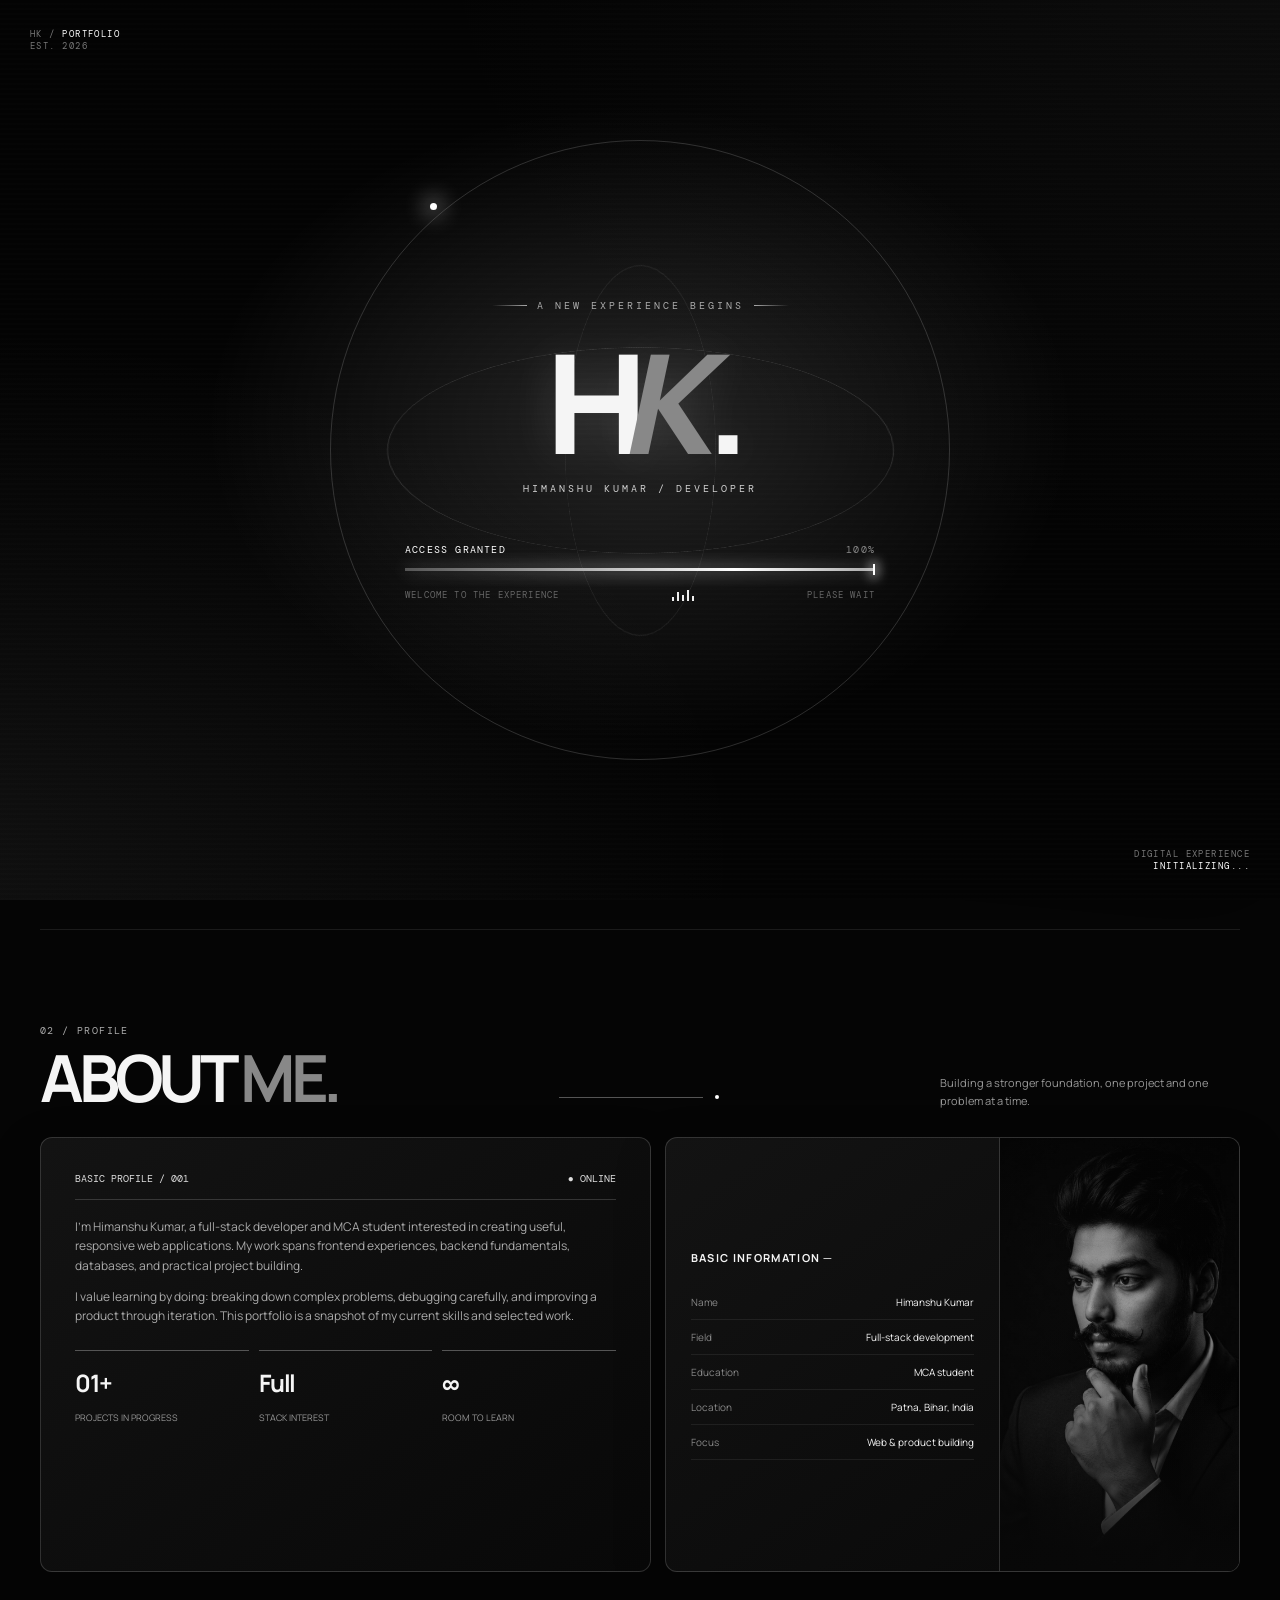
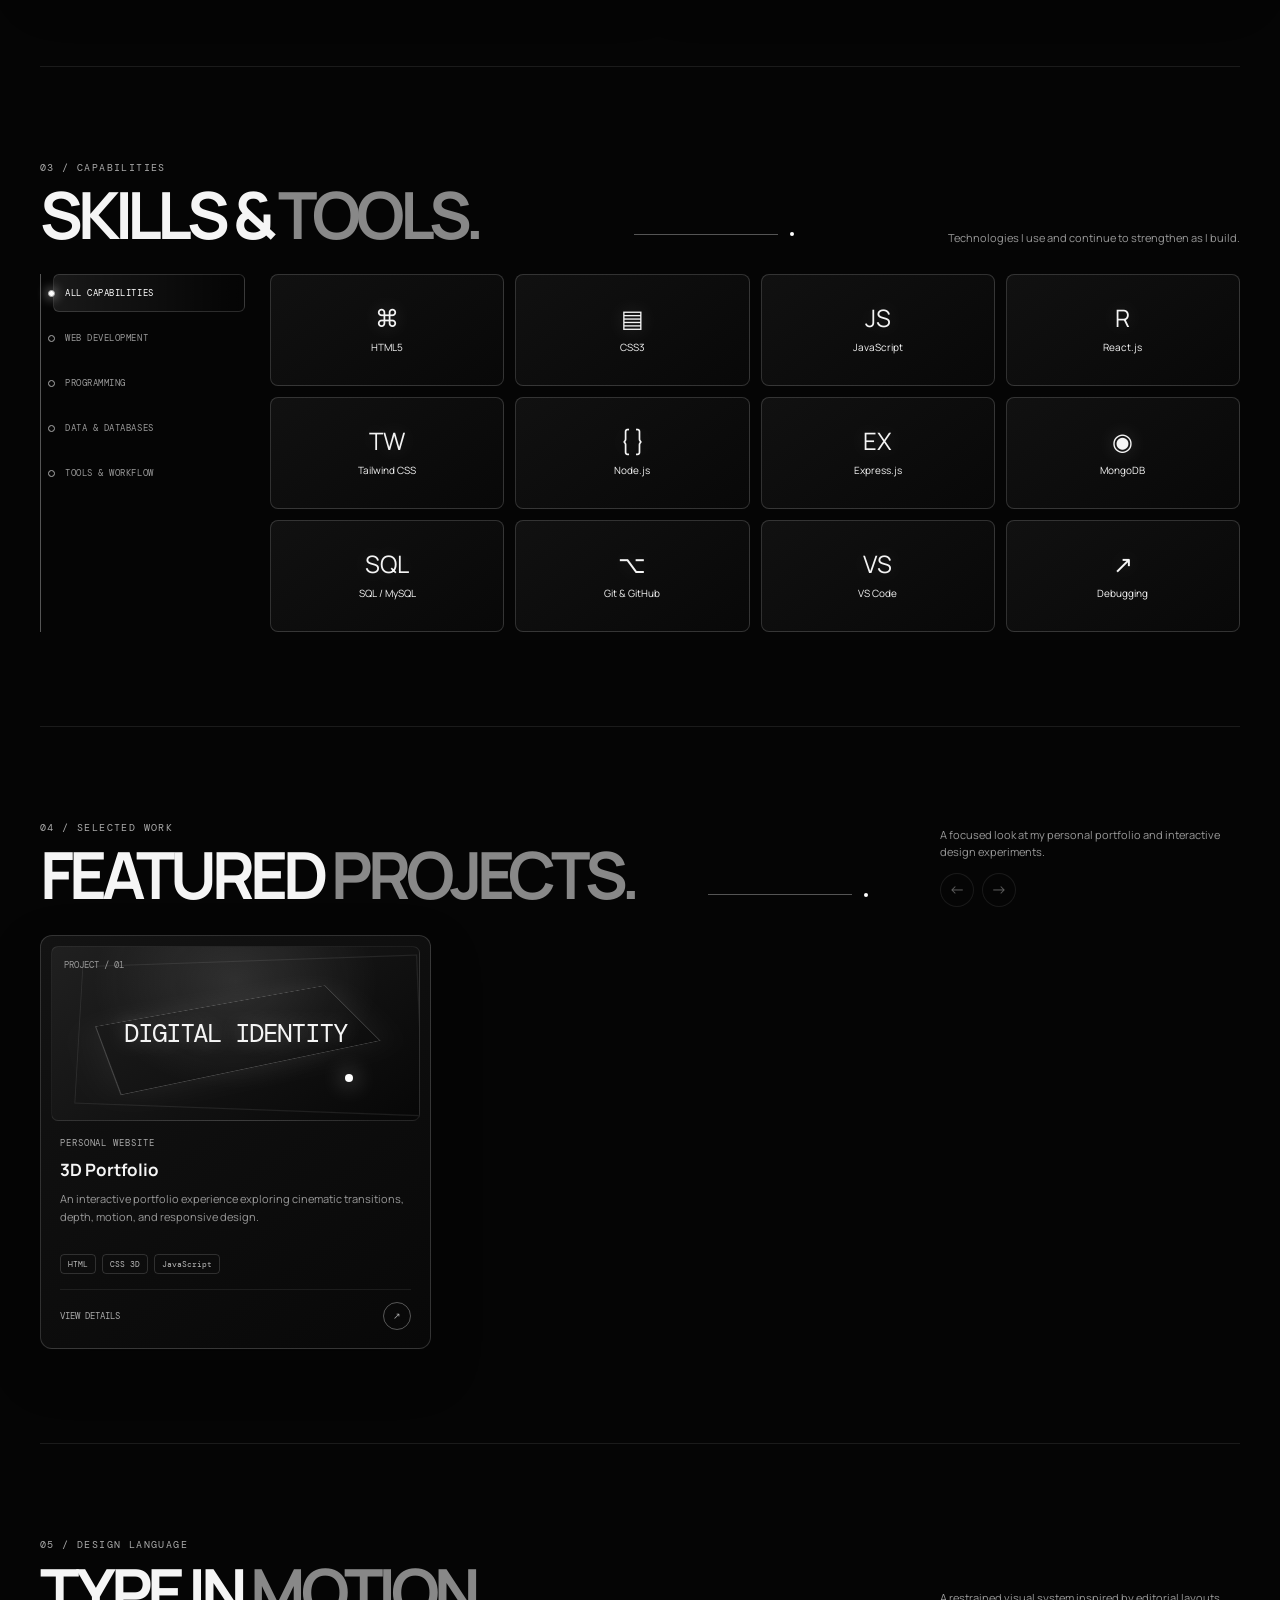
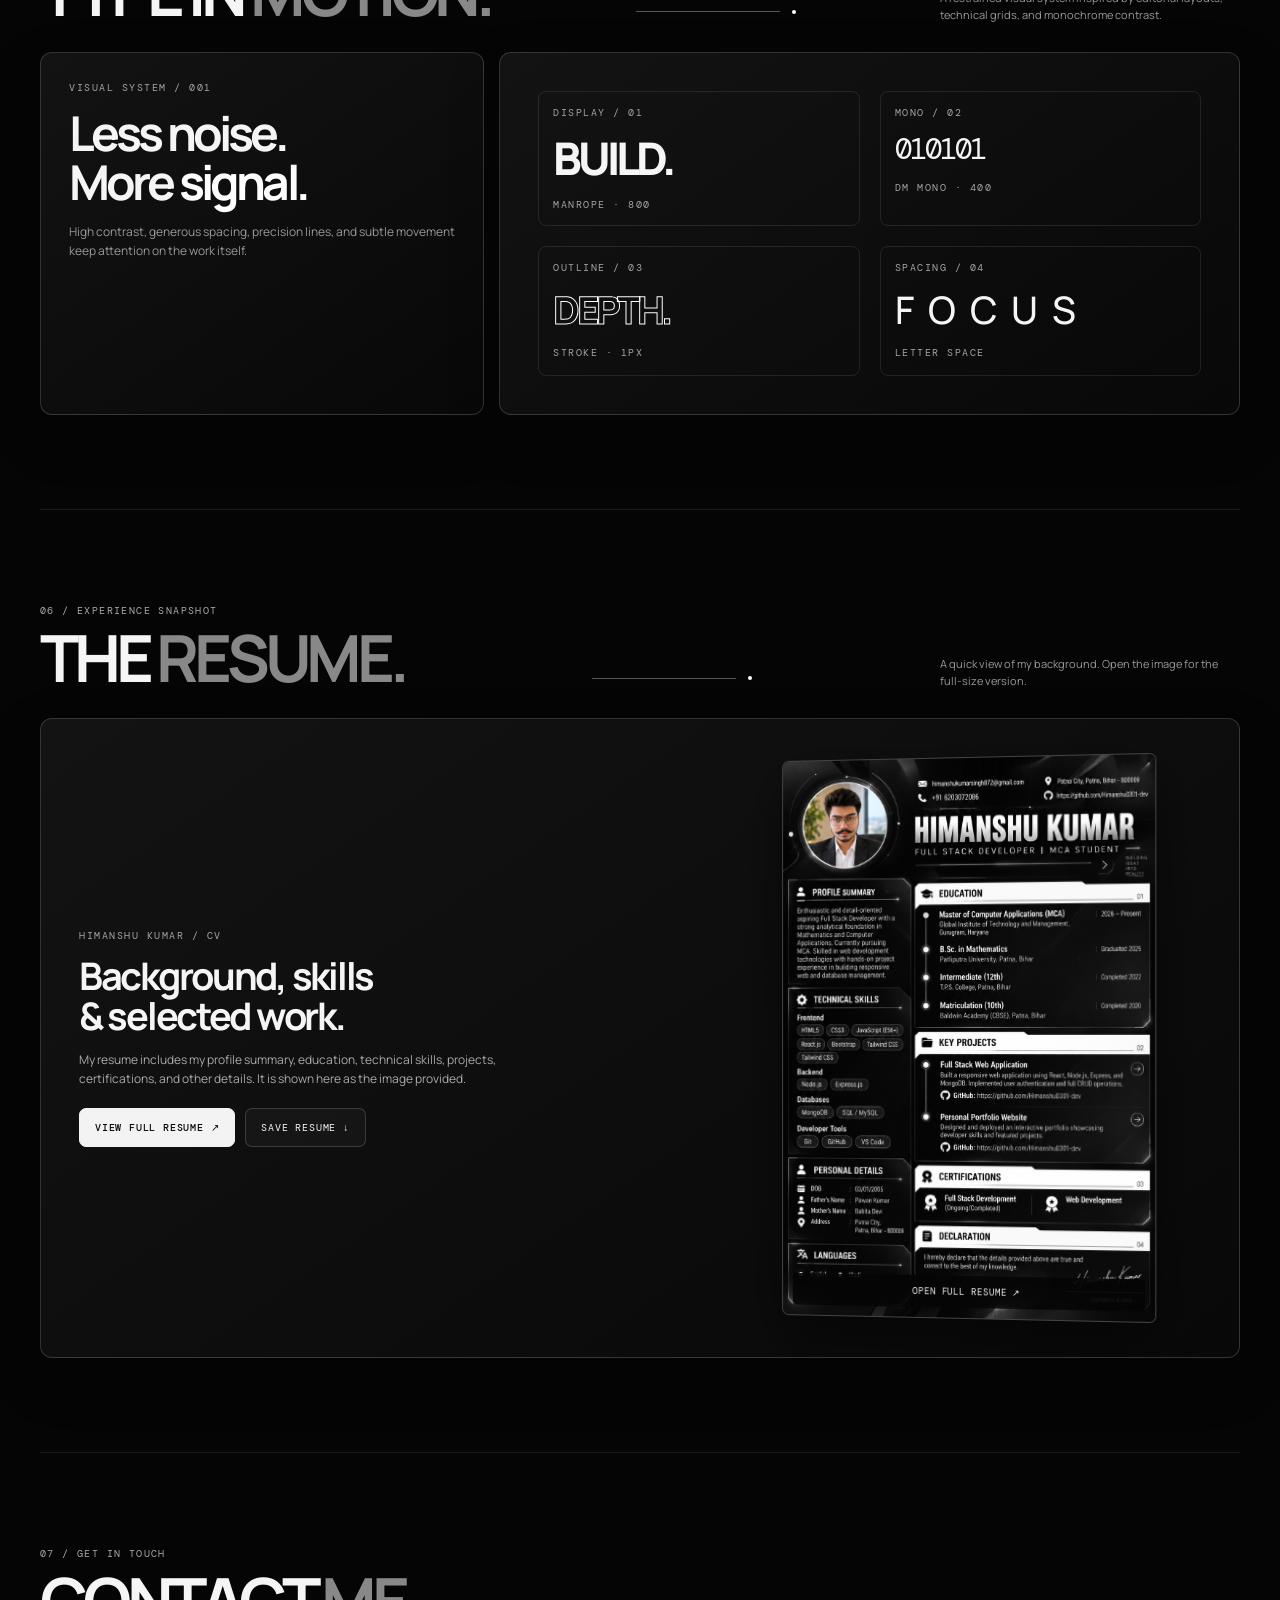
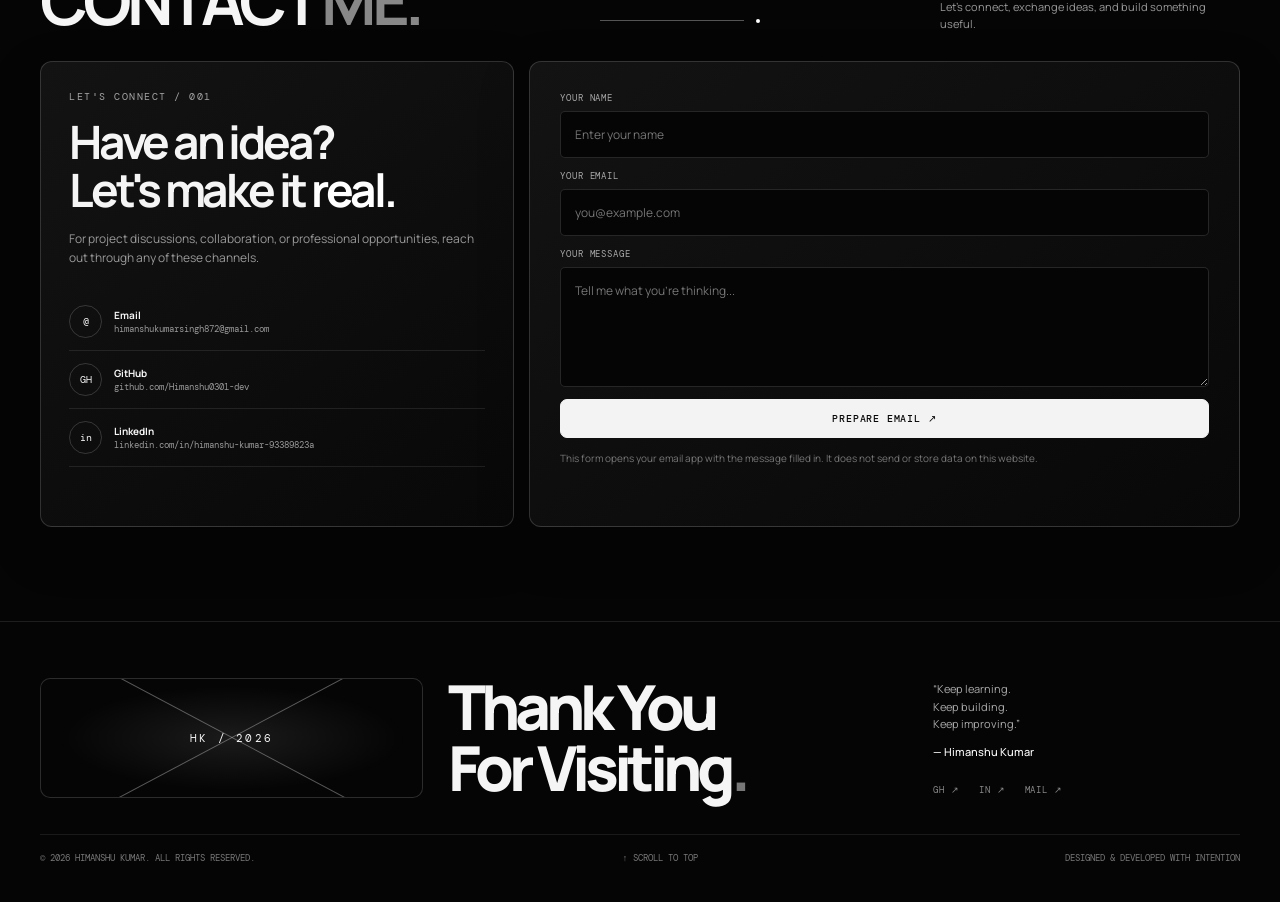
<file: index.html>
<!doctype html>
<html lang="en">
<head>
<meta charset="utf-8">
<meta name="viewport" content="width=device-width,initial-scale=1">
<meta name="theme-color" content="#050505">
<meta name="description" content="Himanshu Kumar — full-stack developer and MCA student. A cinematic, interactive portfolio.">
<title>Himanshu Kumar — Digital Portfolio</title>
<script>document.documentElement.classList.add("loading")</script>
<link rel="preconnect" href="https://fonts.googleapis.com">
<link rel="preconnect" href="https://fonts.gstatic.com" crossorigin>
<link href="https://fonts.googleapis.com/css2?family=DM+Mono:wght@400;500&family=Manrope:wght@400;500;600;700;800&display=swap" rel="stylesheet" media="print" onload="this.media='all'">
<noscript><link href="https://fonts.googleapis.com/css2?family=DM+Mono:wght@400;500&family=Manrope:wght@400;500;600;700;800&display=swap" rel="stylesheet"><style>.loader{display:none}.reveal,.stagger>*{opacity:1;transform:none}</style></noscript>
<link rel="stylesheet" href="style.css">
</head>
<body>
<div id="scroll-progress"></div><div class="noise"></div><div class="ambient a"></div><div class="ambient b"></div><div class="ambient c"></div>

<!-- Same cinematic loading-screen concept, rebuilt in monochrome -->
<div class="loader" id="loader" aria-label="Loading portfolio">
  <div class="loader-sweep"></div><div class="loader-orbit" aria-hidden="true"><i></i></div>
  <div class="loader-corner tl">HK / <b>PORTFOLIO</b><br>EST. 2026</div><div class="loader-corner br">DIGITAL EXPERIENCE<br><b>INITIALIZING...</b></div>
  <div class="loader-core"><div class="loader-kicker">A NEW EXPERIENCE BEGINS</div><div class="loader-brand">H<span>K</span>.</div><div class="loader-subtitle">HIMANSHU KUMAR / DEVELOPER</div>
  <div class="loader-status"><span class="state" id="load-state">BOOTING INTERFACE</span><span id="load-number">00%</span></div><div class="load-track"><div class="load-bar" id="load-bar"></div></div>
  <div class="loader-bottom"><span id="load-caption">RENDERING VISUAL SYSTEM</span><span class="equalizer" aria-hidden="true"><i></i><i></i><i></i><i></i><i></i></span><span>PLEASE WAIT</span></div></div>
</div>

<nav class="wrap" id="nav">
  <a class="logo" href="#home">HK<span>.</span></a>
  <ul id="nav-links"><li><a href="#home">Home</a></li><li><a href="#about">About</a></li><li><a href="#skills">Skills</a></li><li><a href="#projects">Projects</a></li><li><a href="#resume">Resume</a></li><li><a href="#contact">Contact</a></li></ul>
  <div class="nav-right"><a class="nav-cta" href="#contact">LET'S CONNECT ↗</a><button class="menu" id="menu" aria-label="Toggle navigation" aria-expanded="false">☰</button></div>
</nav>

<main>
<section class="hero wrap" id="home">
  <div class="hero-copy">
    <div class="hero-kicker mono"><span class="status-dot"></span> FULL-STACK DEVELOPER · MCA STUDENT</div>
    <div class="mono">— 01 / INTRODUCTION</div>
    <h1>FULL-STACK<span class="outline">DEVELOPER.</span></h1>
    <div class="hero-role"><span id="typed">Building digital experiences</span> <span aria-hidden="true">▍</span></div>
    <p>I'm Himanshu Kumar — a developer focused on building thoughtful web experiences, practical products, and clean interfaces. I enjoy turning ideas into real projects through code, experimentation, and continuous learning.</p>
    <div class="hero-actions"><a class="btn primary" href="#projects">VIEW MY WORK ↘</a><a class="btn secondary" href="#about">EXPLORE PROFILE ↗</a></div>
    <div class="social-inline"><a href="https://github.com/Himanshu0301-dev" target="_blank" rel="noopener noreferrer">GITHUB ↗</a><a href="https://www.linkedin.com/in/himanshu-kumar-93389823a/" target="_blank" rel="noopener noreferrer">LINKEDIN ↗</a><a href="mailto:himanshukumarsingh872@gmail.com">EMAIL ↗</a></div>
  </div>
  <div class="hero-visual" id="hero-visual">
    <div class="orbit-dot"></div><div class="floating-label one">DESIGN / DEVELOP / DEPLOY</div><div class="floating-label two">CODE WITH INTENTION</div><div class="floating-label three">PORTFOLIO 2026</div>
    <div class="portrait-frame" id="portrait-frame"><img src="assets/profile.jpg" alt="Portrait of Himanshu Kumar" fetchpriority="high" decoding="async"><div class="portrait-data"><div><strong>Himanshu Kumar</strong><small>FULL-STACK DEVELOPER · MCA STUDENT</small></div><span class="portrait-index">01 — 07</span></div></div>
    <div class="terrain" aria-hidden="true"><svg viewBox="0 0 1000 180" preserveAspectRatio="none"><path d="M0 140 L35 125 58 130 95 95 123 117 154 72 185 110 224 88 258 132 288 100 318 117 351 70 384 119 410 102 442 130 475 84 505 119 535 90 566 127 600 66 635 115 665 95 701 133 730 83 763 119 800 72 832 113 865 88 900 125 933 100 965 129 1000 117"/><path class="dim" d="M0 150 L42 141 72 150 110 125 145 143 182 118 219 148 260 131 295 154 334 130 372 151 411 127 449 152 490 134 531 151 572 125 610 151 649 132 690 153 730 127 770 150 810 132 850 152 892 130 930 149 970 133 1000 144"/><path class="dim" d="M0 158 L55 151 98 161 145 145 190 162 236 149 282 163 326 147 371 162 416 148 462 164 508 148 554 162 600 147 646 163 692 148 738 163 784 147 830 162 876 148 922 162 966 150 1000 158"/></svg></div>
    <div class="hero-meta"><span>EXPLORE</span><b>INNOVATE</b><span>LEARN</span><span>BUILD</span><span>GROW</span></div>
  </div>
</section>

<section id="about" class="wrap reveal">
  <div class="section-head"><div><div class="section-num">02 / PROFILE</div><h2>ABOUT <span>ME.</span></h2></div><div class="head-rule"></div><p>Building a stronger foundation, one project and one problem at a time.</p></div>
  <div class="about-grid">
    <article class="panel about-copy"><div class="terminal-line"><span>BASIC PROFILE / 001</span><span>● ONLINE</span></div><p>I'm Himanshu Kumar, a full-stack developer and MCA student interested in creating useful, responsive web applications. My work spans frontend experiences, backend fundamentals, databases, and practical project building.</p><p>I value learning by doing: breaking down complex problems, debugging carefully, and improving a product through iteration. This portfolio is a snapshot of my current skills and selected work.</p><div class="metrics"><div class="metric"><b>01+</b><span>PROJECTS IN PROGRESS</span></div><div class="metric"><b>Full</b><span>STACK INTEREST</span></div><div class="metric"><b>∞</b><span>ROOM TO LEARN</span></div></div></article>
    <article class="panel info-card"><div class="info-list"><h3>Basic information ─</h3><div class="info-row"><span>Name</span><span>Himanshu Kumar</span></div><div class="info-row"><span>Field</span><span>Full-stack development</span></div><div class="info-row"><span>Education</span><span>MCA student</span></div><div class="info-row"><span>Location</span><span>Patna, Bihar, India</span></div><div class="info-row"><span>Focus</span><span>Web &amp; product building</span></div></div><div class="info-photo"><img src="assets/profile.jpg" alt="Himanshu Kumar portrait" loading="lazy" decoding="async"></div></article>
  </div>
</section>

<section id="skills" class="wrap reveal">
  <div class="section-head"><div><div class="section-num">03 / CAPABILITIES</div><h2>SKILLS &amp; <span>TOOLS.</span></h2></div><div class="head-rule"></div><p>Technologies I use and continue to strengthen as I build.</p></div>
  <div class="skill-layout"><div class="skill-tabs" role="tablist" aria-label="Skill categories"><button class="skill-tab active" data-filter="all" role="tab" aria-selected="true">All capabilities</button><button class="skill-tab" data-filter="front" role="tab" aria-selected="false">Web development</button><button class="skill-tab" data-filter="back" role="tab" aria-selected="false">Programming</button><button class="skill-tab" data-filter="data" role="tab" aria-selected="false">Data &amp; databases</button><button class="skill-tab" data-filter="tools" role="tab" aria-selected="false">Tools &amp; workflow</button></div>
  <div class="skill-grid" id="skill-grid">
    <article class="skill-card" data-cat="front"><span class="skill-glyph">⌘</span><span>HTML5</span></article><article class="skill-card" data-cat="front"><span class="skill-glyph">▤</span><span>CSS3</span></article><article class="skill-card" data-cat="front"><span class="skill-glyph">JS</span><span>JavaScript</span></article><article class="skill-card" data-cat="front"><span class="skill-glyph">R</span><span>React.js</span></article>
    <article class="skill-card" data-cat="front"><span class="skill-glyph">TW</span><span>Tailwind CSS</span></article><article class="skill-card" data-cat="back"><span class="skill-glyph">{ }</span><span>Node.js</span></article><article class="skill-card" data-cat="back"><span class="skill-glyph">EX</span><span>Express.js</span></article><article class="skill-card" data-cat="data"><span class="skill-glyph">◉</span><span>MongoDB</span></article>
    <article class="skill-card" data-cat="data"><span class="skill-glyph">SQL</span><span>SQL / MySQL</span></article><article class="skill-card" data-cat="tools"><span class="skill-glyph">⌥</span><span>Git &amp; GitHub</span></article><article class="skill-card" data-cat="tools"><span class="skill-glyph">VS</span><span>VS Code</span></article><article class="skill-card" data-cat="tools"><span class="skill-glyph">↗</span><span>Debugging</span></article>
  </div></div>
</section>

<section id="projects" class="wrap reveal">
  <div class="section-head"><div><div class="section-num">04 / SELECTED WORK</div><h2>FEATURED <span>PROJECTS.</span></h2></div><div class="head-rule"></div><div><p>A focused look at my personal portfolio and interactive design experiments.</p><div class="project-controls" style="margin-top:12px"><button class="icon-button" id="project-prev" aria-label="Previous projects">←</button><button class="icon-button" id="project-next" aria-label="Next projects">→</button></div></div></div>
  <div class="projects-grid stagger" id="projects-grid">
    <article class="panel project-card" tabindex="0" role="button" data-project="portfolio"><div class="project-art"><span class="art-index">PROJECT / 01</span><span class="art-label">DIGITAL IDENTITY</span><span class="art-dot"></span></div><div class="project-body"><div class="project-meta">PERSONAL WEBSITE</div><h3>3D Portfolio</h3><p>An interactive portfolio experience exploring cinematic transitions, depth, motion, and responsive design.</p><div class="tags"><span class="tag">HTML</span><span class="tag">CSS 3D</span><span class="tag">JavaScript</span></div><div class="project-bottom"><span>VIEW DETAILS</span><span class="circle-arrow">↗</span></div></div></article>
  </div>
</section>

<section class="wrap reveal" id="typography">
  <div class="section-head"><div><div class="section-num">05 / DESIGN LANGUAGE</div><h2>TYPE IN <span>MOTION.</span></h2></div><div class="head-rule"></div><p>A restrained visual system inspired by editorial layouts, technical grids, and monochrome contrast.</p></div>
  <div class="type-layout"><article class="panel type-intro"><div class="mono">VISUAL SYSTEM / 001</div><h3>Less noise.<br>More <span class="accent">signal.</span></h3><p>High contrast, generous spacing, precision lines, and subtle movement keep attention on the work itself.</p></article><div class="panel type-samples"><div class="type-sample"><div class="mono">DISPLAY / 01</div><div class="sample-word">BUILD.</div><div class="mono">MANROPE · 800</div></div><div class="type-sample"><div class="mono">MONO / 02</div><div class="sample-word">010101</div><div class="mono">DM MONO · 400</div></div><div class="type-sample"><div class="mono">OUTLINE / 03</div><div class="sample-word">DEPTH.</div><div class="mono">STROKE · 1PX</div></div><div class="type-sample"><div class="mono">SPACING / 04</div><div class="sample-word">F O C U S</div><div class="mono">LETTER SPACE</div></div></div></div>
</section>

<section id="resume" class="wrap reveal">
  <div class="section-head"><div><div class="section-num">06 / EXPERIENCE SNAPSHOT</div><h2>THE <span>RESUME.</span></h2></div><div class="head-rule"></div><p>A quick view of my background. Open the image for the full-size version.</p></div>
  <div class="panel resume-layout"><div class="resume-copy"><div class="mono">HIMANSHU KUMAR / CV</div><h3>Background, skills<br>&amp; selected work.</h3><p>My resume includes my profile summary, education, technical skills, projects, certifications, and other details. It is shown here as the image provided.</p><div class="hero-actions"><a class="btn primary" href="assets/resume.jpg" target="_blank" rel="noopener noreferrer">VIEW FULL RESUME ↗</a><a class="btn secondary" href="assets/resume.jpg" download="Himanshu-Kumar-Resume.jpg">SAVE RESUME ↓</a></div></div><a class="resume-preview" href="assets/resume.jpg" target="_blank" rel="noopener noreferrer" aria-label="Open full resume"><img src="assets/resume.jpg" alt="Himanshu Kumar resume preview" loading="lazy" decoding="async"><span>OPEN FULL RESUME ↗</span></a></div>
</section>

<section id="contact" class="wrap reveal">
  <div class="section-head"><div><div class="section-num">07 / GET IN TOUCH</div><h2>CONTACT <span>ME.</span></h2></div><div class="head-rule"></div><p>Let's connect, exchange ideas, and build something useful.</p></div>
  <div class="contact-layout"><div class="panel contact-info"><div class="mono">LET'S CONNECT / 001</div><h3>Have an idea?<br>Let's make it <span class="accent">real.</span></h3><p>For project discussions, collaboration, or professional opportunities, reach out through any of these channels.</p><a class="contact-link" href="mailto:himanshukumarsingh872@gmail.com"><span class="contact-icon">@</span><span><b>Email</b><small>himanshukumarsingh872@gmail.com</small></span></a><a class="contact-link" href="https://github.com/Himanshu0301-dev" target="_blank" rel="noopener noreferrer"><span class="contact-icon">GH</span><span><b>GitHub</b><small>github.com/Himanshu0301-dev</small></span></a><a class="contact-link" href="https://www.linkedin.com/in/himanshu-kumar-93389823a/" target="_blank" rel="noopener noreferrer"><span class="contact-icon">in</span><span><b>LinkedIn</b><small>linkedin.com/in/himanshu-kumar-93389823a</small></span></a></div>
  <form class="panel contact-form" id="contact-form"><div class="field"><label for="name">Your name</label><input id="name" name="name" autocomplete="name" placeholder="Enter your name" required></div><div class="field"><label for="email">Your email</label><input id="email" name="email" type="email" autocomplete="email" placeholder="you@example.com" required></div><div class="field"><label for="message">Your message</label><textarea id="message" name="message" placeholder="Tell me what you're thinking..." required></textarea></div><button class="btn primary" type="submit">PREPARE EMAIL ↗</button><p class="form-note">This form opens your email app with the message filled in. It does not send or store data on this website.</p><div class="form-status" id="form-status" aria-live="polite"></div></form></div>
</section>

<section class="thanks"><div class="wrap"><div class="thanks-inner"><div class="thanks-mark"><span>HK / 2026</span></div><div class="thanks-title">Thank You<br>For Visiting<span style="color:#777">.</span></div><div class="thanks-quote">“Keep learning.<br>Keep building.<br>Keep improving.”<b>— Himanshu Kumar</b><div class="social-inline"><a href="https://github.com/Himanshu0301-dev" target="_blank" rel="noopener noreferrer">GH ↗</a><a href="https://www.linkedin.com/in/himanshu-kumar-93389823a/" target="_blank" rel="noopener noreferrer">IN ↗</a><a href="mailto:himanshukumarsingh872@gmail.com">MAIL ↗</a></div></div></div><div class="footer-bottom"><span>© <span id="year"></span> HIMANSHU KUMAR. ALL RIGHTS RESERVED.</span><a href="#home">↑ SCROLL TO TOP</a><span>DESIGNED &amp; DEVELOPED WITH INTENTION</span></div></div></section>
</main>

<div class="modal" id="project-modal" role="dialog" aria-modal="true" aria-labelledby="modal-title"><div class="modal-card"><div class="modal-top"><div class="mono" id="modal-kicker">PROJECT / DETAILS</div><button class="modal-close" id="modal-close" aria-label="Close project details">×</button></div><h3 id="modal-title">Project</h3><p id="modal-description"></p><div class="tags" id="modal-tags"></div><div class="modal-actions" id="modal-actions" style="margin-top:20px"></div></div></div>

<script src="script.js" defer></script>

</body>
</html>
</file>
<file: style.css>
:root{--bg:#050505;--panel:#0b0b0c;--panel2:#111113;--white:#f5f5f5;--muted:#a4a4a7;--line:rgba(255,255,255,.16);--line2:rgba(255,255,255,.08);--accent:#fff;--mono:"DM Mono",monospace;--sans:Manrope,Arial,sans-serif;--ease:cubic-bezier(.2,.75,.25,1)}
*{box-sizing:border-box;margin:0;padding:0}
html{scroll-behavior:smooth;scroll-padding-top:95px;background:var(--bg)}
body{background:var(--bg);color:var(--white);font-family:var(--sans);line-height:1.6;overflow-x:hidden}
body:before{content:"";position:fixed;inset:0;z-index:-3;pointer-events:none;opacity:.2;background-image:linear-gradient(rgba(255,255,255,.055) 1px,transparent 1px),linear-gradient(90deg,rgba(255,255,255,.045) 1px,transparent 1px);background-size:66px 66px;mask-image:linear-gradient(#000,transparent 92%)}
body:after{content:"";position:fixed;inset:0;z-index:-4;pointer-events:none;background:radial-gradient(ellipse at 50% 5%,#fff0,transparent 40%),radial-gradient(ellipse at 8% 28%,rgba(255,255,255,.055),transparent 28%),radial-gradient(ellipse at 90% 65%,rgba(255,255,255,.035),transparent 32%),#050505}
a{color:inherit;text-decoration:none}button,input,textarea{font:inherit}button{cursor:pointer}.wrap{width:min(1200px,calc(100% - 48px));margin-inline:auto}.mono{font:10px var(--mono);letter-spacing:.15em;text-transform:uppercase;color:var(--muted)}.accent{color:#fff}.muted{color:var(--muted)}.line{height:1px;background:linear-gradient(90deg,transparent,#777,transparent)}
#scroll-progress{position:fixed;z-index:150;top:0;left:0;height:2px;width:100%;transform:scaleX(0);transform-origin:0 50%;will-change:transform;background:linear-gradient(90deg,#555,#fff,#777);box-shadow:0 0 16px #fff5}
.noise{position:fixed;inset:0;z-index:80;pointer-events:none;opacity:.035;background-image:url("data:image/svg+xml,%3Csvg viewBox='0 0 180 180' xmlns='http://www.w3.org/2000/svg'%3E%3Cfilter id='n'%3E%3CfeTurbulence type='fractalNoise' baseFrequency='.8' numOctaves='3' stitchTiles='stitch'/%3E%3C/filter%3E%3Crect width='100%25' height='100%25' filter='url(%23n)' opacity='.5'/%3E%3C/svg%3E")}
.ambient{position:fixed;z-index:-1;pointer-events:none;border-radius:50%;filter:blur(2px);opacity:.09;animation:ambientFloat 18s ease-in-out infinite alternate}.ambient.a{width:360px;height:360px;top:10%;left:-220px;background:radial-gradient(circle,#fff,transparent 70%)}.ambient.b{width:430px;height:430px;right:-260px;top:50%;background:radial-gradient(circle,#888,transparent 70%);animation-delay:-8s}.ambient.c{width:260px;height:260px;bottom:-80px;left:35%;background:radial-gradient(circle,#ddd,transparent 70%);animation-delay:-12s}@keyframes ambientFloat{to{transform:translate(60px,-55px) scale(1.12)}}
.loader{position:fixed;inset:0;z-index:1000;isolation:isolate;overflow:hidden;display:grid;place-items:center;background:#030303;transition:opacity .95s var(--ease),visibility .95s}
.loader:before{content:"";position:absolute;inset:-25%;z-index:-3;background:radial-gradient(ellipse at 50% 48%,rgba(255,255,255,.13),transparent 32%),radial-gradient(ellipse at 12% 80%,rgba(190,190,190,.07),transparent 35%),radial-gradient(ellipse at 85% 10%,rgba(110,110,110,.09),transparent 38%),#030303;animation:loaderBreath 5s ease-in-out infinite alternate}
.loader:after{content:"";position:absolute;inset:0;z-index:-1;opacity:.12;pointer-events:none;background:repeating-linear-gradient(to bottom,transparent 0 3px,rgba(255,255,255,.13) 4px,transparent 5px)}
.loader.done{opacity:0;visibility:hidden;pointer-events:none}.loader.done .loader-core{transform:scale(1.08);filter:blur(8px)}
.loader-sweep{position:absolute;inset:0;z-index:-1;pointer-events:none;background:linear-gradient(115deg,transparent 25%,rgba(255,255,255,.09) 49%,transparent 56%);transform:translateX(-100%);animation:sweep 3.2s ease-in-out infinite}
.loader-orbit{position:absolute;width:min(72vw,620px);aspect-ratio:1;border:1px solid rgba(255,255,255,.16);border-radius:50%;animation:spin 18s linear infinite}
.loader-orbit:before,.loader-orbit:after{content:"";position:absolute;border:1px solid rgba(255,255,255,.14);border-radius:50%;inset:9%;transform:rotateX(66deg) rotate(-25deg)}.loader-orbit:after{inset:20%;transform:rotateY(66deg) rotate(35deg);border-color:rgba(255,255,255,.09)}.loader-orbit i{position:absolute;left:16%;top:10%;width:7px;height:7px;border-radius:50%;background:#fff;box-shadow:0 0 22px 5px #fff7}
.loader-core{position:relative;width:min(470px,84vw);text-align:center;transition:transform .8s ease,filter .8s ease;animation:coreReveal 1.1s var(--ease) both}
.loader-kicker{display:flex;align-items:center;justify-content:center;gap:10px;margin-bottom:26px;color:#aaa;font:10px var(--mono);letter-spacing:.3em;text-transform:uppercase}.loader-kicker:before,.loader-kicker:after{content:"";height:1px;width:35px;background:linear-gradient(90deg,transparent,#aaa)}.loader-kicker:after{transform:rotate(180deg)}
.loader-brand{display:inline-block;font-size:clamp(76px,16vw,138px);font-weight:800;letter-spacing:-.12em;line-height:.92;color:#f5f5f5;text-shadow:0 0 48px #fff2}.loader-brand span{display:inline-block;color:#888;transform:skew(-12deg)}
.loader-subtitle{margin-top:17px;color:#d0d0d0;font:10px var(--mono);letter-spacing:.3em;text-transform:uppercase}
.loader-status{display:flex;justify-content:space-between;gap:15px;margin:48px 0 12px;color:#888;font:10px var(--mono);letter-spacing:.12em;text-transform:uppercase}.loader-status .state{color:#fff}
.load-track{position:relative;height:3px;background:rgba(255,255,255,.12)}.load-track:before{content:"";position:absolute;inset:-4px 0;background:linear-gradient(90deg,transparent,#fff3,transparent);filter:blur(8px)}.load-bar{position:relative;height:100%;width:0;background:linear-gradient(90deg,#555,#fff 70%,#aaa);box-shadow:0 0 18px #fff6;transition:width .12s linear}.load-bar:after{content:"";position:absolute;right:0;top:-4px;width:2px;height:11px;background:#fff;box-shadow:0 0 12px 3px #fff8}
.loader-bottom{display:flex;justify-content:space-between;align-items:center;margin-top:18px;color:#666;font:9px var(--mono);letter-spacing:.13em;text-transform:uppercase}.equalizer{display:flex;gap:3px;align-items:end;height:12px}.equalizer i{display:block;width:2px;background:#eee;animation:eq .8s ease-in-out infinite alternate}.equalizer i:nth-child(1){height:4px}.equalizer i:nth-child(2){height:9px;animation-delay:-.3s}.equalizer i:nth-child(3){height:6px;animation-delay:-.5s}.equalizer i:nth-child(4){height:11px;animation-delay:-.2s}.equalizer i:nth-child(5){height:5px;animation-delay:-.4s}
.loader-corner{position:absolute;color:#777;font:9px var(--mono);letter-spacing:.16em}.loader-corner.tl{top:28px;left:30px}.loader-corner.br{bottom:28px;right:30px;text-align:right}.loader-corner b{color:#fff;font-weight:400}
@keyframes loaderBreath{to{transform:scale(1.1)}}@keyframes sweep{0%,15%{transform:translateX(-100%)}70%,100%{transform:translateX(100%)}}@keyframes spin{to{transform:rotate(360deg)}}@keyframes coreReveal{from{opacity:0;transform:translateY(18px) scale(.96);filter:blur(8px)}to{opacity:1;transform:none;filter:blur(0)}}@keyframes eq{to{transform:scaleY(.35);opacity:.55}}
nav{position:sticky;top:12px;z-index:120;margin:12px auto 0;width:min(1200px,calc(100% - 24px));display:flex;align-items:center;justify-content:space-between;gap:20px;padding:11px 15px;background:rgba(10,10,10,.76);border:1px solid var(--line);border-radius:12px;backdrop-filter:blur(22px);box-shadow:0 18px 45px #0006}
.logo{font-weight:800;letter-spacing:-.07em;font-size:18px}.logo span{color:#888}nav ul{list-style:none;display:flex;gap:4px}nav li a{display:block;padding:8px 10px;border-radius:7px;color:#aaa;font-size:10px;letter-spacing:.08em;text-transform:uppercase}nav li a:hover,nav li a.active{color:#fff;background:#ffffff0d}.nav-right{display:flex;align-items:center;gap:9px}.nav-cta,.btn{display:inline-flex;align-items:center;justify-content:center;gap:9px;padding:12px 15px;border:1px solid var(--line);border-radius:7px;font:10px var(--mono);letter-spacing:.08em;text-transform:uppercase;transition:transform .25s,border-color .25s,background .25s,box-shadow .25s}.nav-cta,.btn.primary{background:#f3f3f3;color:#080808;border-color:#f3f3f3;font-weight:500}.btn.secondary{background:#ffffff08}.btn:hover,.nav-cta:hover{transform:translateY(-3px);box-shadow:0 12px 30px #000;border-color:#fff}.menu{display:none;background:#111;border:1px solid var(--line);color:#fff;border-radius:7px;padding:8px 10px}
.hero{position:relative;min-height:calc(100svh - 72px);display:grid;grid-template-columns:1.02fr .98fr;align-items:center;gap:clamp(28px,5vw,76px);padding-block:76px 80px;perspective:1400px}
.hero-copy{position:relative;z-index:5}.hero-kicker{display:flex;align-items:center;gap:10px;margin-bottom:24px}.status-dot{width:6px;height:6px;border-radius:50%;background:#fff;box-shadow:0 0 12px #fff;animation:pulse 2s infinite}@keyframes pulse{50%{opacity:.3;box-shadow:0 0 2px #fff}}
.hero h1{font-size:clamp(50px,7.2vw,98px);font-weight:800;line-height:.88;letter-spacing:-.095em;margin:20px 0 24px}.hero h1 .outline{display:block;color:transparent;-webkit-text-stroke:1px #999}.hero-role{font:11px var(--mono);letter-spacing:.14em;text-transform:uppercase;color:#ddd;margin-bottom:17px;min-height:20px;contain:layout style}.hero-copy p{max-width:500px;color:#aaa;font-size:13px;margin-bottom:25px}.hero-actions{display:flex;gap:10px;flex-wrap:wrap}.social-inline{display:flex;gap:19px;flex-wrap:wrap;margin-top:23px;font:9px var(--mono);letter-spacing:.1em;color:#888}.social-inline a:hover{color:#fff}
.hero-meta{position:absolute;right:0;top:20%;z-index:6;display:grid;gap:13px;color:#999;font:9px var(--mono);writing-mode:vertical-rl;letter-spacing:.16em;text-transform:uppercase}.hero-meta b{color:#fff;font-weight:400}
.hero-visual{position:relative;max-width:560px;width:100%;margin:auto;perspective:1200px;transform-style:preserve-3d}
.hero-visual:before{content:"";position:absolute;inset:12% -8% 4%;border:1px solid #ffffff22;border-radius:50%;transform:rotateX(67deg) rotateZ(-14deg);animation:orbitTilt 16s linear infinite}
.hero-visual:after{content:"";position:absolute;inset:3% 5% 8%;border:1px solid #ffffff12;border-radius:50%;transform:rotateY(68deg) rotateZ(28deg);animation:orbitTilt 24s linear infinite reverse}
.orbit-dot{position:absolute;z-index:5;top:13%;left:17%;width:7px;height:7px;border-radius:50%;background:#fff;box-shadow:0 0 20px 5px #fff8}
.portrait-frame{position:relative;z-index:2;margin:3% 7% 5% 7%;border:1px solid #ffffff5c;border-radius:45% 45% 16px 16px;overflow:hidden;transform-style:preserve-3d;transform:rotateY(-9deg) rotateX(3deg);transition:transform .16s ease;box-shadow:25px 30px 90px #000,0 0 0 7px #ffffff04;background:#101010}
.portrait-frame:before{content:"";position:absolute;inset:0;z-index:2;pointer-events:none;background:linear-gradient(130deg,#fff2,transparent 28%,transparent 68%,#fff1)}
.portrait-frame img{display:block;width:100%;height:clamp(420px,57vw,650px);object-fit:cover;object-position:center 22%;filter:grayscale(100%) contrast(1.06);transition:transform .7s var(--ease),filter .5s}
.hero-visual:hover .portrait-frame img{transform:scale(1.035);filter:grayscale(75%) contrast(1.08)}
.portrait-frame:after{content:"";position:absolute;z-index:3;left:0;right:0;bottom:0;height:45%;background:linear-gradient(transparent,#050505e8)}
.portrait-data{position:absolute;z-index:4;left:22px;right:22px;bottom:22px;display:flex;align-items:end;justify-content:space-between;gap:12px;transform:translateZ(50px)}.portrait-data strong{display:block;font-size:clamp(17px,2.2vw,24px);letter-spacing:-.04em}.portrait-data small{font:9px var(--mono);letter-spacing:.13em;color:#bbb}.portrait-index{font:10px var(--mono);color:#fff}
.floating-label{position:absolute;z-index:7;padding:11px 13px;border:1px solid #ffffff35;background:#0b0b0be8;backdrop-filter:blur(12px);box-shadow:0 20px 45px #0009;border-radius:6px;font:9px var(--mono);letter-spacing:.08em;text-transform:uppercase;animation:float 5.5s ease-in-out infinite}.floating-label.one{top:13%;left:-1%}.floating-label.two{right:-2%;bottom:25%;animation-delay:-2.3s}.floating-label.three{right:9%;top:5%;animation-delay:-3.8s}
@keyframes float{50%{translate:0 -10px}}@keyframes orbitTilt{to{transform:rotateX(67deg) rotateZ(346deg)}}
.terrain{position:absolute;left:-15%;right:-15%;bottom:-28px;height:150px;z-index:4;pointer-events:none;overflow:hidden;opacity:.62;mask-image:linear-gradient(transparent,#000 32%,#000 82%,transparent)}
.terrain svg{width:100%;height:100%;display:block;filter:drop-shadow(0 0 8px #fff3)}.terrain path{fill:none;stroke:#d7d7d7;stroke-width:.7;stroke-opacity:.7}.terrain .dim{stroke-opacity:.24}
section{position:relative;padding:94px 0;border-top:1px solid #ffffff17}
.section-head{display:flex;justify-content:space-between;align-items:end;gap:24px;margin-bottom:28px}.section-num{font:10px var(--mono);letter-spacing:.14em;color:#aaa}.section-head h2{font-size:clamp(34px,5.2vw,65px);line-height:.98;letter-spacing:-.08em;margin-top:9px}.section-head h2 span{color:#888}.section-head p{max-width:300px;color:#999;font-size:11px}.head-rule{display:flex;align-items:center;gap:12px;flex:1;max-width:160px;margin-bottom:10px}.head-rule:before{content:"";height:1px;flex:1;background:#555}.head-rule:after{content:"";width:4px;height:4px;border-radius:50%;background:#fff}
.panel{position:relative;isolation:isolate;overflow:hidden;border:1px solid var(--line);border-radius:12px;background:linear-gradient(145deg,#131313,#080808);box-shadow:0 20px 50px #0004;transform-style:preserve-3d;transition:transform .25s var(--ease),border-color .3s,box-shadow .3s}.panel:before{content:"";position:absolute;z-index:-1;inset:0;opacity:0;pointer-events:none;background:radial-gradient(circle at var(--mx,50%) var(--my,50%),#fff1,transparent 58%);transition:opacity .3s}.panel:hover:before{opacity:1}.panel:hover{border-color:#ffffff55;box-shadow:0 26px 65px #0008,0 0 28px #fff05}
.about-grid{display:grid;grid-template-columns:1.03fr .97fr;gap:14px}.about-copy{padding:clamp(22px,3vw,34px)}.terminal-line{display:flex;justify-content:space-between;gap:12px;padding-bottom:14px;margin-bottom:17px;border-bottom:1px solid var(--line);font:10px var(--mono);color:#ddd}.about-copy p{font-size:12px;color:#aaa}.about-copy p+p{margin-top:12px}.metrics{display:grid;grid-template-columns:repeat(3,1fr);gap:10px;margin-top:25px}.metric{padding-top:13px;border-top:1px solid #555}.metric b{display:block;font-size:24px;letter-spacing:-.06em}.metric span{font-size:9px;color:#999}.info-card{display:grid;grid-template-columns:1fr .72fr;min-height:330px}.info-list{padding:25px;display:flex;flex-direction:column;justify-content:center}.info-list h3{font-size:11px;letter-spacing:.12em;text-transform:uppercase;margin-bottom:18px}.info-row{display:flex;justify-content:space-between;gap:12px;padding:9px 0;border-bottom:1px solid #ffffff12;font-size:10px}.info-row span:first-child{color:#888}.info-row span:last-child{text-align:right;overflow-wrap:anywhere}.info-photo{position:relative;overflow:hidden;min-height:100%;border-left:1px solid var(--line)}.info-photo img{width:100%;height:100%;min-height:330px;object-fit:cover;object-position:center 18%;filter:grayscale(100%);opacity:.76}.info-photo:after{content:"";position:absolute;inset:0;background:linear-gradient(0deg,#080808 0%,transparent 45%),linear-gradient(90deg,#0b0b0b40,transparent)}
.skill-layout{display:grid;grid-template-columns:205px 1fr;gap:25px}.skill-tabs{display:flex;flex-direction:column;gap:7px;border-left:1px solid #555;padding-left:12px}.skill-tab{display:flex;align-items:center;gap:10px;text-align:left;border:1px solid transparent;background:transparent;color:#999;padding:12px 10px;border-radius:6px;font:9px var(--mono);letter-spacing:.06em;text-transform:uppercase}.skill-tab:before{content:"";width:5px;height:5px;border:1px solid #aaa;border-radius:50%;margin-left:-16px;background:#080808}.skill-tab.active,.skill-tab:hover{color:#fff;border-color:#ffffff25;background:linear-gradient(90deg,#ffffff15,transparent)}.skill-tab.active:before{background:#fff;box-shadow:0 0 12px #fff}.skill-grid{display:grid;grid-template-columns:repeat(4,minmax(0,1fr));gap:11px}.skill-card{min-height:112px;padding:17px 10px;display:flex;flex-direction:column;align-items:center;justify-content:center;gap:9px;text-align:center;border:1px solid var(--line);border-radius:8px;background:linear-gradient(145deg,#111,#080808);transform-style:preserve-3d;transition:transform .25s,border-color .25s,background .25s}.skill-card:hover{border-color:#fff8;background:#171717;transform:translateY(-4px)}.skill-glyph{font-size:24px;line-height:1;color:#f4f4f4;text-shadow:0 0 20px #fff3}.skill-card span:last-child{font-size:10px}.skill-card.hidden{display:none}
.projects-grid{display:grid;grid-template-columns:repeat(3,minmax(0,1fr));gap:14px}.project-card{padding:10px;cursor:pointer}.project-art{position:relative;display:grid;place-items:center;height:175px;overflow:hidden;border:1px solid #ffffff17;border-radius:7px;background:radial-gradient(ellipse at 50% 20%,#ffffff1b,transparent 55%),linear-gradient(145deg,#202020,#070707);perspective:700px}.project-art:before{content:"";position:absolute;width:70%;height:70%;border:1px solid #ffffff35;transform:rotateX(58deg) rotateZ(-20deg);box-shadow:0 0 40px #fff1;animation:artFloat 7s ease-in-out infinite}.project-art:after{content:"";position:absolute;inset:12px;border:1px solid #ffffff15;transform:perspective(500px) rotateY(-8deg) rotateX(5deg)}.project-art .art-label{position:relative;z-index:2;font:clamp(16px,2vw,26px) var(--mono);letter-spacing:-.08em;text-shadow:0 0 25px #fff5}.project-art .art-index{position:absolute;top:12px;left:12px;z-index:3;font:9px var(--mono);color:#999}.project-art .art-dot{position:absolute;right:18%;bottom:22%;width:8px;height:8px;border-radius:50%;background:#fff;box-shadow:0 0 22px #fff;z-index:3}@keyframes artFloat{50%{transform:rotateX(58deg) rotateZ(-12deg) translateY(-7px)}}
.project-body{padding:16px 9px 8px}.project-meta{font:9px var(--mono);letter-spacing:.1em;color:#aaa;text-transform:uppercase}.project-body h3{font-size:17px;margin:7px 0}.project-body p{font-size:11px;color:#999;min-height:52px}.tags{display:flex;gap:6px;flex-wrap:wrap;margin-top:12px}.tag{padding:4px 7px;border:1px solid #ffffff25;border-radius:4px;font:8px var(--mono);color:#bbb}.project-bottom{display:flex;align-items:center;justify-content:space-between;margin-top:15px;padding-top:12px;border-top:1px solid #ffffff13;font:9px var(--mono);color:#aaa}.circle-arrow{width:28px;height:28px;border:1px solid #ffffff50;border-radius:50%;display:grid;place-items:center;transition:transform .25s,background .25s,color .25s}.project-card:hover .circle-arrow{transform:rotate(45deg);background:#fff;color:#000}
.project-controls{display:flex;gap:8px}.icon-button{width:34px;height:34px;border:1px solid #ffffff3a;border-radius:50%;background:#080808;color:#fff;transition:.25s}.icon-button:hover{background:#fff;color:#000}
.type-layout{display:grid;grid-template-columns:.75fr 1.25fr;gap:15px}.type-intro{padding:28px}.type-intro h3{font-size:clamp(28px,4vw,48px);letter-spacing:-.08em;line-height:1.02;margin:15px 0}.type-intro p{font-size:12px;color:#999}.type-samples{padding:clamp(20px,4vw,38px);display:grid;grid-template-columns:1fr 1fr;gap:20px}.type-sample{padding:14px;border:1px solid #ffffff18;border-radius:8px;min-height:130px}.type-sample .sample-word{font-size:clamp(24px,4vw,45px);font-weight:800;letter-spacing:-.09em;line-height:1.1;margin:15px 0}.type-sample:nth-child(2) .sample-word{font-family:var(--mono);font-weight:400;font-size:clamp(19px,3vw,29px);letter-spacing:-.07em}.type-sample:nth-child(3) .sample-word{font-size:clamp(24px,3vw,38px);-webkit-text-stroke:1px #fff;color:transparent}.type-sample:nth-child(4) .sample-word{font-size:clamp(24px,3vw,38px);font-weight:500;letter-spacing:.08em}
.resume-layout{display:grid;grid-template-columns:1fr .75fr;gap:28px;align-items:center;padding:clamp(20px,4vw,38px)}.resume-copy h3{font-size:clamp(26px,3vw,38px);line-height:1.05;letter-spacing:-.06em;margin:14px 0}.resume-copy p{font-size:12px;color:#aaa;max-width:470px;margin-bottom:20px}.resume-preview{position:relative;display:block;overflow:hidden;border:1px solid #ffffff40;border-radius:7px;background:#e8e8e8;box-shadow:0 22px 60px #0008;transform:perspective(900px) rotateY(-4deg);transition:transform .35s,border-color .35s}.resume-preview img{display:block;width:100%;height:auto;max-height:560px;object-fit:contain;object-position:top}.resume-preview:hover{transform:perspective(900px) rotateY(0) translateY(-5px);border-color:#fff}.resume-preview span{position:absolute;left:10px;right:10px;bottom:10px;text-align:center;padding:10px;border-radius:4px;background:#050505e8;font:9px var(--mono);letter-spacing:.1em}
.contact-layout{display:grid;grid-template-columns:.8fr 1.2fr;gap:15px}.contact-info{padding:28px}.contact-info h3{font-size:clamp(28px,4vw,46px);line-height:1.05;letter-spacing:-.07em;margin:15px 0}.contact-info p{font-size:12px;color:#999;margin-bottom:25px}.contact-link{display:flex;align-items:center;gap:12px;padding:12px 0;border-bottom:1px solid #ffffff17}.contact-icon{display:grid;place-items:center;flex:none;width:33px;height:33px;border:1px solid #ffffff2b;border-radius:50%;font:10px var(--mono)}.contact-link b{display:block;font-size:10px}.contact-link small{display:block;color:#999;font:9px var(--mono);overflow-wrap:anywhere}.contact-form{padding:clamp(20px,3vw,30px);display:grid;gap:12px}.field{display:grid;gap:7px}.field label{font:9px var(--mono);color:#aaa;text-transform:uppercase;letter-spacing:.1em}.field input,.field textarea{width:100%;border:1px solid #ffffff22;border-radius:5px;background:#050505;color:#fff;padding:13px 14px;font-size:12px;outline:none;transition:border-color .2s,box-shadow .2s}.field input:focus,.field textarea:focus{border-color:#fff8;box-shadow:0 0 0 3px #ffffff0a}.field textarea{min-height:120px;resize:vertical}.form-note{font-size:10px;color:#777}.form-status{font-size:11px;color:#ddd;min-height:18px}
.thanks{padding:55px 0 38px;border-top:1px solid #ffffff1a}.thanks-inner{display:grid;grid-template-columns:1fr 1.2fr .8fr;gap:25px;align-items:center}.thanks-mark{height:120px;display:grid;place-items:center;border:1px solid #ffffff28;border-radius:10px;overflow:hidden;position:relative;background:radial-gradient(ellipse at center,#ffffff17,transparent 65%)}.thanks-mark:before,.thanks-mark:after{content:"";position:absolute;width:140%;height:1px;background:#fff5;transform:rotate(28deg)}.thanks-mark:after{transform:rotate(-28deg)}.thanks-mark span{font:11px var(--mono);z-index:2;letter-spacing:.2em}.thanks-title{font-size:clamp(34px,5vw,62px);font-weight:800;letter-spacing:-.08em;line-height:.98}.thanks-quote{font-size:11px;color:#aaa}.thanks-quote b{display:block;color:#fff;font-weight:500;margin-top:10px}.footer-bottom{display:flex;justify-content:space-between;gap:14px;flex-wrap:wrap;margin-top:35px;padding-top:17px;border-top:1px solid #ffffff16;color:#777;font:9px var(--mono)}
.reveal{opacity:0;transform:translateY(25px);transition:opacity .8s var(--ease),transform .8s var(--ease)}.reveal.visible{opacity:1;transform:none}.stagger>*{opacity:0;transform:translateY(18px);transition:opacity .65s var(--ease),transform .65s var(--ease)}.stagger.visible>*{opacity:1;transform:none}.stagger.visible>*:nth-child(2){transition-delay:.08s}.stagger.visible>*:nth-child(3){transition-delay:.16s}.stagger.visible>*:nth-child(4){transition-delay:.24s}
.modal{position:fixed;inset:0;z-index:300;display:none;place-items:center;padding:20px;background:#000c;backdrop-filter:blur(12px)}.modal.open{display:grid}.modal-card{width:min(540px,100%);padding:28px;border:1px solid #ffffff35;border-radius:12px;background:linear-gradient(145deg,#171717,#070707);box-shadow:0 30px 100px #000;animation:coreReveal .35s ease both}.modal-top{display:flex;justify-content:space-between;gap:15px;align-items:start}.modal-card h3{font-size:28px;letter-spacing:-.06em;margin:10px 0}.modal-card p{font-size:12px;color:#aaa;margin-bottom:18px}.modal-close{width:32px;height:32px;border:1px solid #ffffff35;border-radius:50%;background:transparent;color:#fff}.modal-actions{display:flex;gap:9px;flex-wrap:wrap}
@media(max-width:900px){nav ul{gap:0}nav li a{padding:8px 7px;font-size:9px}.hero{grid-template-columns:1fr;gap:50px;min-height:auto;padding-top:60px}.hero-copy{max-width:700px}.hero-visual{max-width:530px}.hero-meta{right:0;top:10%;}.portrait-frame img{height:clamp(430px,85vw,650px)}.about-grid{grid-template-columns:1fr}.info-card{min-height:300px}.info-photo img{min-height:300px}.skill-layout{grid-template-columns:165px 1fr}.skill-grid{grid-template-columns:repeat(3,minmax(0,1fr))}.projects-grid{grid-template-columns:repeat(2,minmax(0,1fr))}.type-layout{grid-template-columns:1fr}.resume-layout{grid-template-columns:1fr .7fr}.thanks-inner{grid-template-columns:.7fr 1.3fr}.thanks-quote{grid-column:2}}
@media(max-width:650px){.wrap{width:calc(100% - 28px)}nav{width:calc(100% - 18px);padding:9px 11px}nav ul{display:none;position:absolute;top:calc(100% + 8px);left:0;right:0;padding:10px;background:#0c0c0c;border:1px solid var(--line);border-radius:10px;flex-direction:column;box-shadow:0 20px 45px #000}nav.open ul{display:flex}nav li a{padding:11px;font-size:10px}.nav-cta{display:none}.menu{display:block}.hero{padding-block:50px 75px;gap:42px}.hero h1{font-size:clamp(52px,15vw,84px)}.hero-meta{display:none}.hero-copy p{font-size:12px}.portrait-frame{margin-inline:6%}.portrait-frame img{height:clamp(390px,115vw,540px)}.floating-label.one{left:-1%}.floating-label.two{right:-1%}.floating-label.three{right:6%}.terrain{bottom:-35px;height:100px}section{padding:70px 0}.section-head{display:block}.section-head p{margin-top:12px}.head-rule{display:none}.info-card{grid-template-columns:1fr .55fr}.info-list{padding:17px}.info-row{font-size:9px}.info-photo img{min-height:100%;height:100%;position:absolute;inset:0}.metrics{gap:8px}.metric b{font-size:20px}.skill-layout{grid-template-columns:1fr;gap:18px}.skill-tabs{flex-direction:row;overflow-x:auto;border-left:0;border-bottom:1px solid #555;padding:0 0 9px;gap:5px}.skill-tab{white-space:nowrap;padding:9px 10px}.skill-tab:before{display:none}.skill-grid{grid-template-columns:repeat(2,minmax(0,1fr));gap:8px}.skill-card{min-height:100px}.projects-grid{grid-template-columns:1fr}.project-art{height:190px}.project-body p{min-height:0}.type-samples{gap:9px;padding:14px}.type-sample{padding:10px;min-height:115px}.resume-layout{grid-template-columns:1fr}.resume-preview{width:min(100%,420px);margin-inline:auto;transform:none}.contact-layout{grid-template-columns:1fr}.contact-info,.contact-form{padding:20px}.thanks-inner{grid-template-columns:1fr;gap:18px}.thanks-mark{height:85px}.thanks-quote{grid-column:auto}.footer-bottom{flex-direction:column}.loader-orbit{width:105vw}.loader-status{margin-top:38px;font-size:9px}.loader-kicker{font-size:9px;letter-spacing:.18em}.loader-subtitle{font-size:9px;letter-spacing:.18em}.loader-corner.tl{top:18px;left:15px}.loader-corner.br{bottom:18px;right:15px}}
@media(max-width:390px){.wrap{width:calc(100% - 22px)}.hero h1{font-size:49px}.hero-actions .btn{flex:1 1 100%}.portrait-frame img{height:390px}.portrait-data{left:13px;right:13px;bottom:14px}.floating-label{font-size:8px;padding:9px}.info-row{gap:6px}.skill-card span:last-child{font-size:9px}.loader-corner{font-size:8px}.loader-bottom{font-size:8px}}
/* ===== PERFORMANCE LAYER (added) ===== */
/* Keep content from ever widening the mobile layout viewport (the hero .terrain bleeds past the edges on purpose). */
main{overflow-x:clip}
@supports not (overflow:clip){main{overflow-x:hidden}}
.modal{overscroll-behavior:contain}
@keyframes coreRevealLite{from{opacity:0;transform:translateY(18px) scale(.96)}to{opacity:1;transform:none}}
@keyframes pulseLite{50%{opacity:.3}}
/* Don't animate the page behind the loader, and don't animate in a hidden tab or when the section is off-screen. */
html.loading .ambient,html.loading .hero-visual:before,html.loading .hero-visual:after,html.loading .floating-label,html.loading .status-dot,html.loading .project-art:before{animation-play-state:paused}
html.tab-hidden *,html.tab-hidden *:before,html.tab-hidden *:after{animation-play-state:paused!important}
#home.is-off .hero-visual:before,#home.is-off .hero-visual:after,#home.is-off .floating-label,#home.is-off .status-dot,.project-art.is-off:before{animation-play-state:paused}
/* Set by JS on weak phones / when a low frame rate is detected: keep the look, drop the infinite decorative loops. */
html.low-end .hero-visual:before,html.low-end .hero-visual:after,html.low-end .floating-label,html.low-end .status-dot,html.low-end .project-art:before{animation:none}
html.low-end .reveal,html.low-end .stagger>*{transition-duration:.3s}
/* ===== MOBILE / TOUCH "LITE" MODE: same design, far cheaper to composite ===== */
@media(max-width:900px),(hover:none) and (pointer:coarse){
  /* 1. Fixed full-screen layers: drop SVG-noise + 3 blurred animated blobs, merge grid + glows into ONE static layer sized to the large viewport (no re-raster when the address bar collapses). */
  .noise,.ambient{display:none}
  body:before{display:none}
  body:after{inset:auto;top:0;left:0;right:0;height:100vh;height:100lvh;background:radial-gradient(ellipse at 8% 28%,rgba(255,255,255,.055),transparent 28%),radial-gradient(ellipse at 90% 65%,rgba(255,255,255,.035),transparent 32%),linear-gradient(transparent,#050505 92%),linear-gradient(90deg,rgba(255,255,255,.009) 1px,transparent 1px) 0 0/66px 66px,linear-gradient(rgba(255,255,255,.011) 1px,transparent 1px) 0 0/66px 66px,#050505}
  /* 2. backdrop-filter re-blurs everything under it on every scroll frame: use near-opaque fills instead. */
  nav{backdrop-filter:none;-webkit-backdrop-filter:none;background:rgba(10,10,10,.95);box-shadow:0 10px 24px #0007}
  .floating-label{backdrop-filter:none;-webkit-backdrop-filter:none;background:#0b0b0bf2;box-shadow:0 10px 24px #0008}
  .modal{backdrop-filter:none;-webkit-backdrop-filter:none;background:#000000eb}
  /* 3. Hero: smaller shadows, no filter on the SVG, no hover effects that stick after a tap. */
  .portrait-frame{box-shadow:0 14px 36px #000c,0 0 0 7px #ffffff04}
  .hero-visual:hover .portrait-frame img{transform:none;filter:grayscale(100%) contrast(1.06)}
  .terrain svg{filter:none}
  .status-dot{animation-name:pulseLite}
  /* 4. Cards: no per-card 3D layers, lighter shadows, no sticky-hover glow. */
  .panel,.skill-card{transform-style:flat}
  .panel{box-shadow:0 10px 24px #0004}
  .panel:hover{box-shadow:0 10px 24px #0004}
  .panel:hover:before{opacity:0}
  .btn:hover,.nav-cta:hover{box-shadow:0 6px 14px #000}
  /* 5. Scroll reveals: shorter travel and duration. */
  .reveal{transform:translateY(14px);transition-duration:.55s}
  .stagger>*{transform:translateY(12px);transition-duration:.5s}
  /* 6. Loader: no 150%-size scaling layer, no blur filters, quicker fade. */
  .loader{transition:opacity .5s var(--ease),visibility .5s}
  .loader:before{inset:0;animation:none}
  .loader-core{animation-name:coreRevealLite}
  .loader.done .loader-core{filter:none;transform:scale(1.04)}
  .load-track:before{filter:none;inset:-8px 0;background:linear-gradient(90deg,transparent,#fff2,transparent)}
  .loader-brand{text-shadow:0 0 24px #fff2}
  .modal-card{animation-name:coreRevealLite}
}
/* ===== Resume preview: shrink-wrap the frame to the picture so the light background never shows as side bars ===== */
.resume-preview{width:fit-content;max-width:100%;margin-inline:auto;background:#050505}
.resume-preview img{width:auto;max-width:100%;height:auto;max-height:560px}
/* ===== Phone/touch portrait animation: ONE element, transform + opacity only (compositor-friendly), no blur/filter/shadow animation.
   Entrance plays when the portrait first scrolls into view, then a slow tilt-and-float replaces the desktop pointer-tilt that touch screens can't use.
   Paused whenever the portrait is off-screen or the tab is hidden; disabled by prefers-reduced-motion. ===== */
@keyframes portraitIn{from{opacity:.35;transform:rotateY(-26deg) rotateX(8deg) translate3d(0,22px,0) scale(.94)}to{opacity:1;transform:rotateY(-9deg) rotateX(3deg) translate3d(0,0,0) scale(1)}}
@keyframes portraitDrift{0%,100%{transform:rotateY(-9deg) rotateX(3deg) translate3d(0,0,0)}50%{transform:rotateY(-2deg) rotateX(-.5deg) translate3d(0,-9px,0)}}
@media(hover:none) and (pointer:coarse){
  html.ready .portrait-frame{animation:portraitIn .9s var(--ease) both,portraitDrift 8s ease-in-out .9s infinite}
  html.ready .hero-visual.is-still .portrait-frame{animation-play-state:paused}
}
@media(prefers-reduced-motion:reduce){*,*:before,*:after{animation:none!important;transition:none!important;scroll-behavior:auto!important}.reveal,.stagger>*{opacity:1;transform:none}.loader-orbit{animation:none}}
</file>
